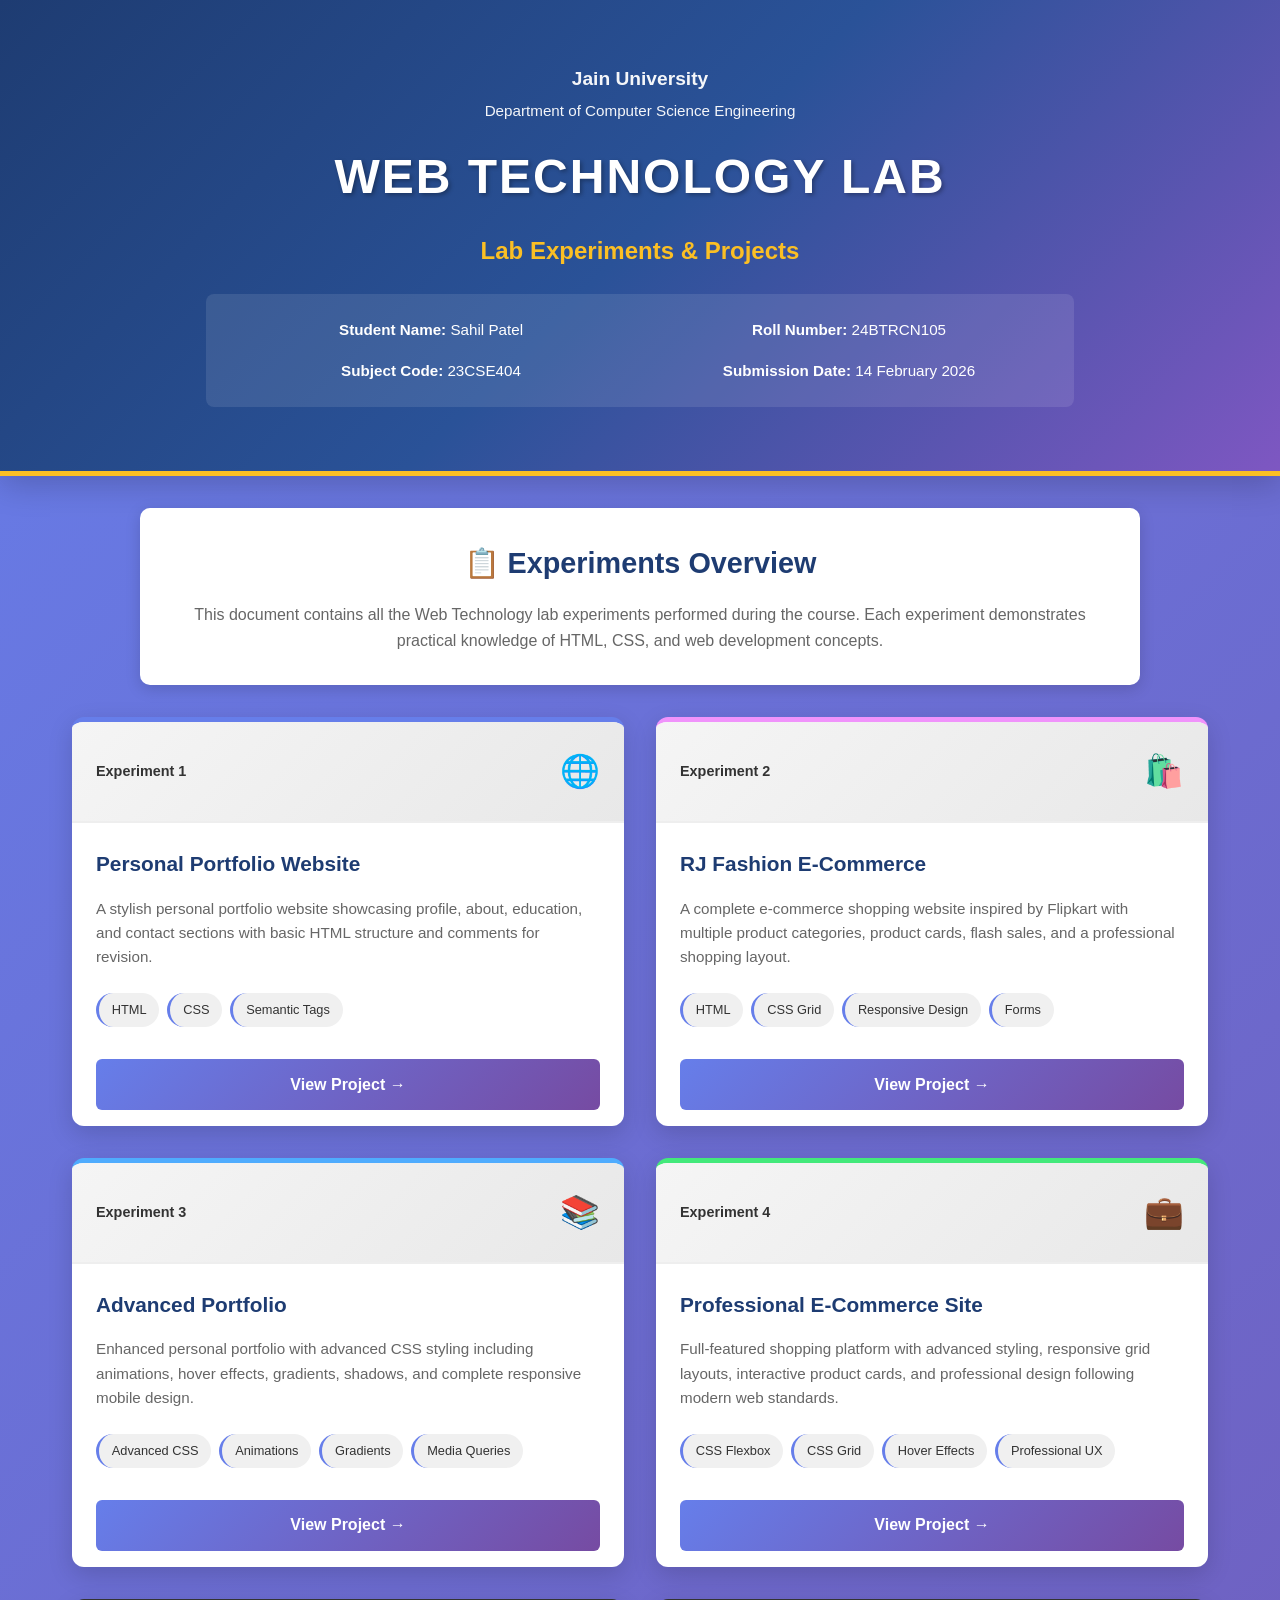
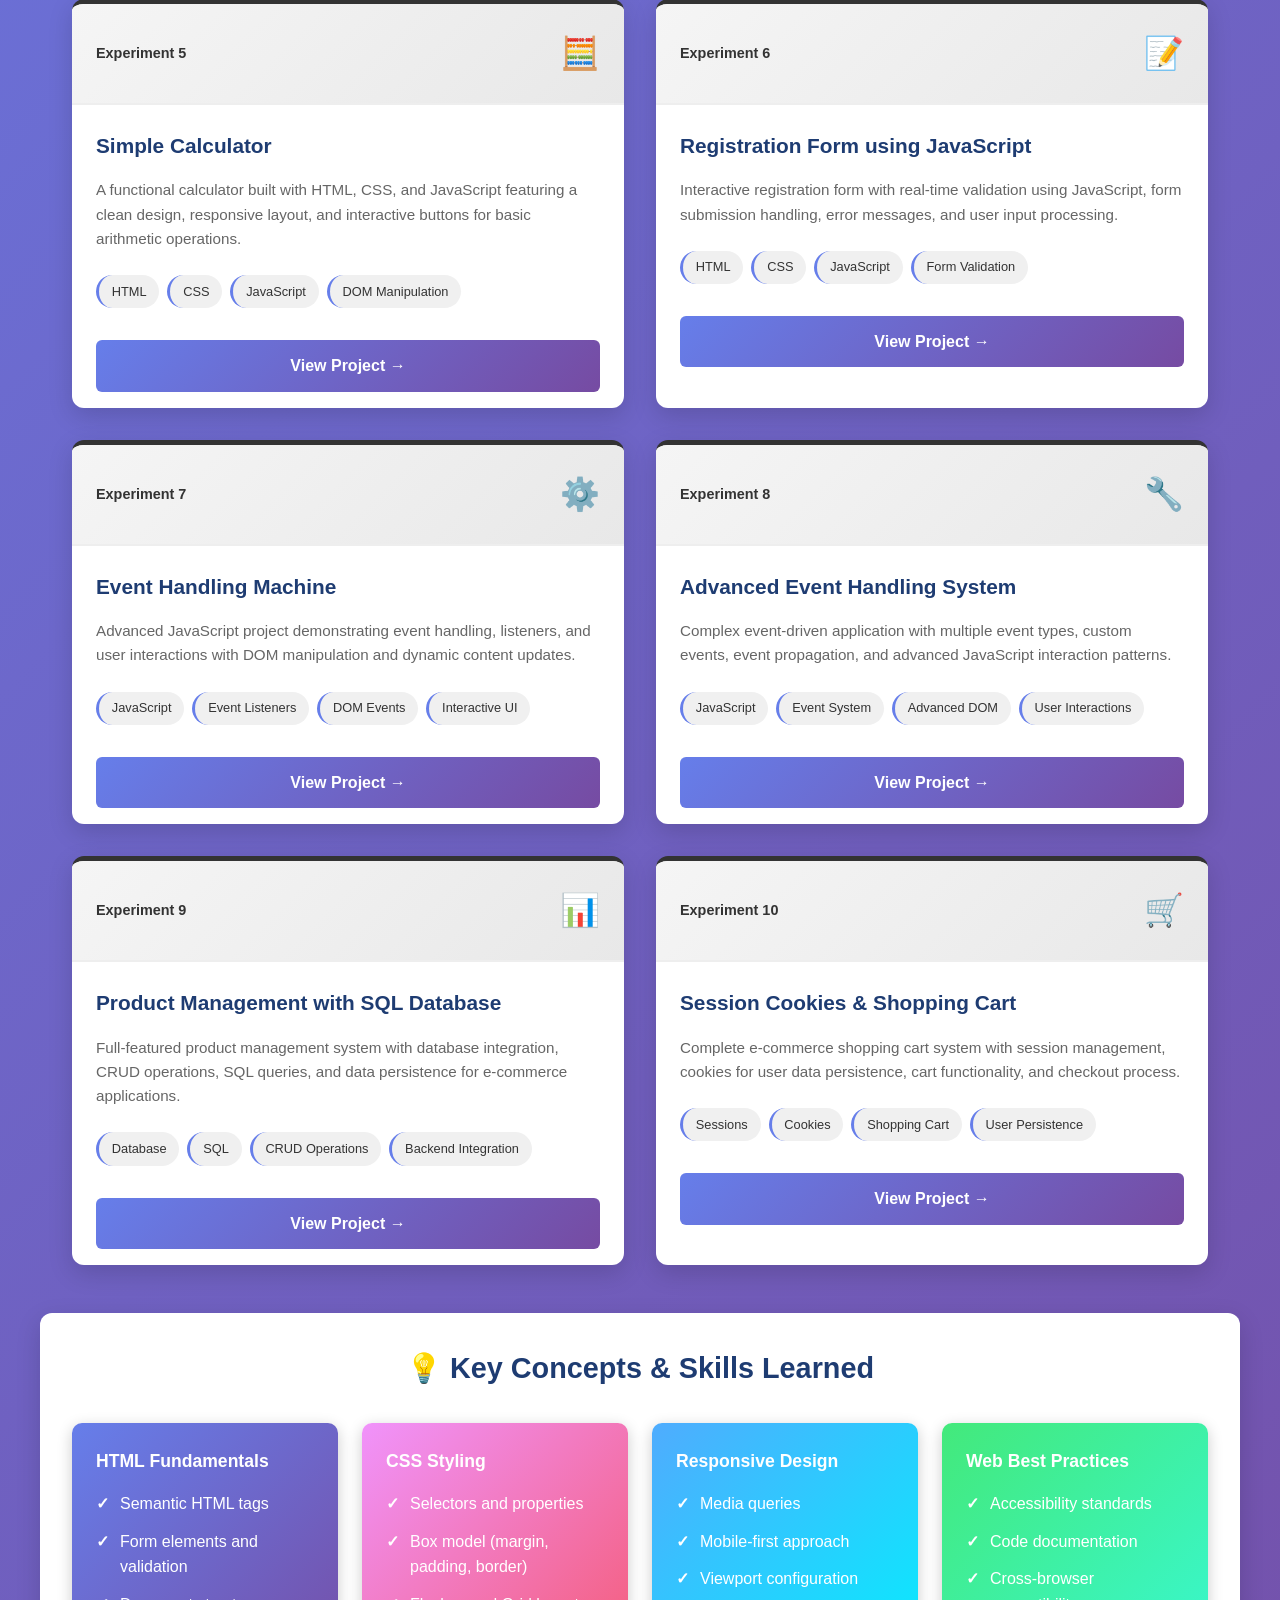
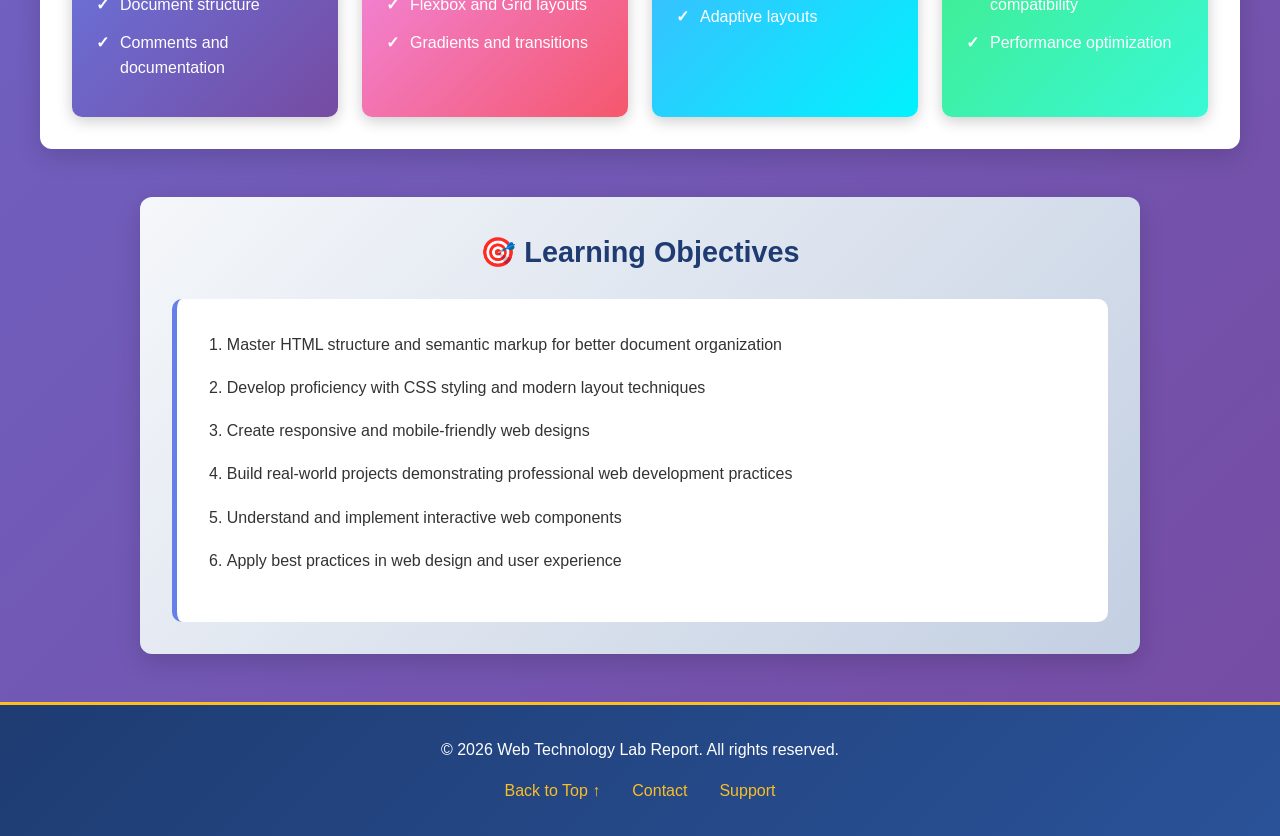
<file: index.html>
<!DOCTYPE html>
<!-- HTML5 document declaration -->
<html lang="en">
<!-- Root element with language specification -->

<head>
  <!-- Contains metadata about the document -->
  <meta charset="UTF-8">
  <!-- Defines character encoding -->
  
  <meta name="viewport" content="width=device-width, initial-scale=1.0">
  <!-- Makes website responsive on all devices -->
  
  <title>Web Technology Lab Report - Experiments</title>
  <!-- Title shown in browser tab -->
  
  <link rel="stylesheet" href="style.css">
  <!-- Links external CSS file for styling -->
</head>

<body>
  <!-- Main content of the page -->

  <!-- ====== HEADER / REPORT TITLE PAGE ====== -->
  <!-- Professional report header section -->
  <header class="report-header">
    <!-- header is semantic tag for page header -->
    <div class="header-content">
      <!-- Container for header content -->
      
      <div class="institution">
        <!-- Institution name section -->
        <h3>Jain University</h3>
        <p>Department of Computer Science Engineering</p>
      </div>

      <h1 class="report-title">WEB TECHNOLOGY LAB</h1>
      <!-- h1 is main title heading -->
      
      <h2 class="report-subtitle">Lab Experiments & Projects</h2>
      <!-- h2 is subtitle -->

      <div class="report-meta">
        <!-- Metadata about the report -->
        <p><strong>Student Name:</strong> Sahil Patel</p>
        <p><strong>Roll Number:</strong> 24BTRCN105</p>
        <p><strong>Subject Code:</strong> 23CSE404</p>
        <p><strong>Submission Date:</strong> 14 February 2026</p>
      </div>
    </div>
  </header>

  <!-- ====== TABLE OF CONTENTS ====== -->
  <!-- List of experiments -->
  <section class="toc-section">
    <!-- section is semantic tag for content grouping -->
    <h2>📋 Experiments Overview</h2>
    <!-- h2 is second level heading -->
    
    <p class="intro-text">
      This document contains all the Web Technology lab experiments performed during the course. 
      Each experiment demonstrates practical knowledge of HTML, CSS, and web development concepts.
    </p>
  </section>

  <!-- ====== EXPERIMENTS GRID ====== -->
  <!-- Colorful experiment cards -->
  <section class="experiments-section">
    <div class="experiments-grid">
      <!-- div with class for CSS styling -->

      <!-- Experiment 1 -->
      <div class="experiment-card card-1">
        <!-- div container for each experiment card with unique color -->
        
        <div class="card-header">
          <!-- Card header section -->
          <span class="exp-number">Experiment 1</span>
          <!-- span tag for inline styling -->
          <span class="exp-icon">🌐</span>
          <!-- Emoji icon for visual appeal -->
        </div>

        <h3>Personal Portfolio Website</h3>
        <!-- h3 is third level heading -->
        
        <p class="card-description">
          <!-- Paragraph describing the experiment -->
          A stylish personal portfolio website showcasing profile, about, education, 
          and contact sections with basic HTML structure and comments for revision.
        </p>

        <div class="technologies">
          <!-- Container for technologies used -->
          <span class="tech-badge">HTML</span>
          <!-- span tag for inline badge styling -->
          <span class="tech-badge">CSS</span>
          <span class="tech-badge">Semantic Tags</span>
        </div>

        <a href="index.html" class="card-btn">View Project →</a>
        <!-- a tag creates clickable link -->
      </div>

      <!-- Experiment 2 -->
      <div class="experiment-card card-2">
        <div class="card-header">
          <span class="exp-number">Experiment 2</span>
          <span class="exp-icon">🛍️</span>
        </div>

        <h3>RJ Fashion E-Commerce</h3>
        <p class="card-description">
          A complete e-commerce shopping website inspired by Flipkart with multiple product 
          categories, product cards, flash sales, and a professional shopping layout.
        </p>

        <div class="technologies">
          <span class="tech-badge">HTML</span>
          <span class="tech-badge">CSS Grid</span>
          <span class="tech-badge">Responsive Design</span>
          <span class="tech-badge">Forms</span>
        </div>

        <a href="exp2/index.html" class="card-btn">View Project →</a>
      </div>

      <!-- Experiment 3 -->
      <div class="experiment-card card-3">
        <div class="card-header">
          <span class="exp-number">Experiment 3</span>
          <span class="exp-icon">📚</span>
        </div>

        <h3>Advanced Portfolio</h3>
        <p class="card-description">
          Enhanced personal portfolio with advanced CSS styling including animations, 
          hover effects, gradients, shadows, and complete responsive mobile design.
        </p>

        <div class="technologies">
          <span class="tech-badge">Advanced CSS</span>
          <span class="tech-badge">Animations</span>
          <span class="tech-badge">Gradients</span>
          <span class="tech-badge">Media Queries</span>
        </div>

        <a href="exp3/index.html" class="card-btn">View Project →</a>
      </div>

      <!-- Experiment 4 -->
      <div class="experiment-card card-4">
        <div class="card-header">
          <span class="exp-number">Experiment 4</span>
          <span class="exp-icon">💼</span>
        </div>

        <h3>Professional E-Commerce Site</h3>
        <p class="card-description">
          Full-featured shopping platform with advanced styling, responsive grid layouts, 
          interactive product cards, and professional design following modern web standards.
        </p>

        <div class="technologies">
          <span class="tech-badge">CSS Flexbox</span>
          <span class="tech-badge">CSS Grid</span>
          <span class="tech-badge">Hover Effects</span>
          <span class="tech-badge">Professional UX</span>
        </div>

        <a href="exp4/index.html" class="card-btn">View Project →</a>
      </div>

          <!-- Experiment 5 -->
      <div class="experiment-card card-5">
        <div class="card-header">
          <span class="exp-number">Experiment 5</span>
          <span class="exp-icon">🧮</span>
       </div>

        <h3>Simple Calculator</h3>
        <p class="card-description">
          A functional calculator built with HTML, CSS, and JavaScript featuring a clean design, 
          responsive layout, and interactive buttons for basic arithmetic operations.
        </p>

        <div class="technologies">
          <span class="tech-badge">HTML</span>
          <span class="tech-badge">CSS</span>
          <span class="tech-badge">JavaScript</span>
          <span class="tech-badge">DOM Manipulation</span>
        </div>

        <a href="exp5/index.html" class="card-btn">View Project →</a>
      </div>

      <!-- Experiment 6 -->
      <div class="experiment-card card-6">
        <div class="card-header">
          <span class="exp-number">Experiment 6</span>
          <span class="exp-icon">📝</span>
        </div>

        <h3>Registration Form using JavaScript</h3>
        <p class="card-description">
          Interactive registration form with real-time validation using JavaScript, 
          form submission handling, error messages, and user input processing.
        </p>

        <div class="technologies">
          <span class="tech-badge">HTML</span>
          <span class="tech-badge">CSS</span>
          <span class="tech-badge">JavaScript</span>
          <span class="tech-badge">Form Validation</span>
        </div>

        <a href="exp6/index.html" class="card-btn">View Project →</a>
      </div>

      <!-- Experiment 7 -->
      <div class="experiment-card card-7">
        <div class="card-header">
          <span class="exp-number">Experiment 7</span>
          <span class="exp-icon">⚙️</span>
        </div>

        <h3>Event Handling Machine</h3>
        <p class="card-description">
          Advanced JavaScript project demonstrating event handling, listeners, and 
          user interactions with DOM manipulation and dynamic content updates.
        </p>

        <div class="technologies">
          <span class="tech-badge">JavaScript</span>
          <span class="tech-badge">Event Listeners</span>
          <span class="tech-badge">DOM Events</span>
          <span class="tech-badge">Interactive UI</span>
        </div>

        <a href="exp7/index.html" class="card-btn">View Project →</a>
      </div>

      <!-- Experiment 8 -->
      <div class="experiment-card card-8">
        <div class="card-header">
          <span class="exp-number">Experiment 8</span>
          <span class="exp-icon">🔧</span>
        </div>

        <h3>Advanced Event Handling System</h3>
        <p class="card-description">
          Complex event-driven application with multiple event types, custom events, 
          event propagation, and advanced JavaScript interaction patterns.
        </p>

        <div class="technologies">
          <span class="tech-badge">JavaScript</span>
          <span class="tech-badge">Event System</span>
          <span class="tech-badge">Advanced DOM</span>
          <span class="tech-badge">User Interactions</span>
        </div>

        <a href="exp8/index.html" class="card-btn">View Project →</a>
      </div>

      <!-- Experiment 9 -->
      <div class="experiment-card card-9">
        <div class="card-header">
          <span class="exp-number">Experiment 9</span>
          <span class="exp-icon">📊</span>
        </div>

        <h3>Product Management with SQL Database</h3>
        <p class="card-description">
          Full-featured product management system with database integration, CRUD operations, 
          SQL queries, and data persistence for e-commerce applications.
        </p>

        <div class="technologies">
          <span class="tech-badge">Database</span>
          <span class="tech-badge">SQL</span>
          <span class="tech-badge">CRUD Operations</span>
          <span class="tech-badge">Backend Integration</span>
        </div>

        <a href="exp9/index.html" class="card-btn">View Project →</a>
      </div>

      <!-- Experiment 10 -->
      <div class="experiment-card card-10">
        <div class="card-header">
          <span class="exp-number">Experiment 10</span>
          <span class="exp-icon">🛒</span>
        </div>

        <h3>Session Cookies & Shopping Cart</h3>
        <p class="card-description">
          Complete e-commerce shopping cart system with session management, cookies for 
          user data persistence, cart functionality, and checkout process.
        </p>

        <div class="technologies">
          <span class="tech-badge">Sessions</span>
          <span class="tech-badge">Cookies</span>
          <span class="tech-badge">Shopping Cart</span>
          <span class="tech-badge">User Persistence</span>
        </div>

        <a href="exp10/index.html" class="card-btn">View Project →</a>
      </div>
    </div>
  </section>

  <!-- ====== SKILLS LEARNED ====== -->
  <!-- Summary of skills and concepts -->
  <section class="skills-section">
    <h2>💡 Key Concepts & Skills Learned</h2>
    
    <div class="skills-grid">
      <!-- Grid layout for skills -->

      <div class="skill-box skill-1">
        <h4>HTML Fundamentals</h4>
        <!-- h4 is fourth level heading -->
        <ul>
          <!-- ul is unordered list -->
          <li>Semantic HTML tags</li>
          <!-- li is list item -->
          <li>Form elements and validation</li>
          <li>Document structure</li>
          <li>Comments and documentation</li>
        </ul>
      </div>

      <div class="skill-box skill-2">
        <h4>CSS Styling</h4>
        <ul>
          <li>Selectors and properties</li>
          <li>Box model (margin, padding, border)</li>
          <li>Flexbox and Grid layouts</li>
          <li>Gradients and transitions</li>
        </ul>
      </div>

      <div class="skill-box skill-3">
        <h4>Responsive Design</h4>
        <ul>
          <li>Media queries</li>
          <li>Mobile-first approach</li>
          <li>Viewport configuration</li>
          <li>Adaptive layouts</li>
        </ul>
      </div>

      <div class="skill-box skill-4">
        <h4>Web Best Practices</h4>
        <ul>
          <li>Accessibility standards</li>
          <li>Code documentation</li>
          <li>Cross-browser compatibility</li>
          <li>Performance optimization</li>
        </ul>
      </div>
    </div>
  </section>

  <!-- ====== OBJECTIVES ====== -->
  <!-- Learning objectives -->
  <section class="objectives-section">
    <h2>🎯 Learning Objectives</h2>
    
    <div class="objectives-list">
      <!-- Ordered list for objectives -->
      <ol>
        <!-- ol is ordered list -->
        <li>Master HTML structure and semantic markup for better document organization</li>
        <li>Develop proficiency with CSS styling and modern layout techniques</li>
        <li>Create responsive and mobile-friendly web designs</li>
        <li>Build real-world projects demonstrating professional web development practices</li>
        <li>Understand and implement interactive web components</li>
        <li>Apply best practices in web design and user experience</li>
      </ol>
    </div>
  </section>

  <!-- ====== FOOTER ====== -->
  <!-- Bottom section with info -->
  <footer>
    <!-- footer is semantic tag for page footer -->
    <div class="footer-content">
      <!-- Container for footer -->
      
      <div class="footer-info">
        <p>&copy; 2026 Web Technology Lab Report. All rights reserved.</p>
        <!-- &copy; displays copyright symbol © -->
      </div>

      <div class="footer-links">
        <!-- Container for footer links -->
        <a href="#top">Back to Top ↑</a>
        <!-- Anchor link to top -->
        <a href="#">Contact</a>
        <a href="#">Support</a>
      </div>
    </div>
  </footer>

</body>
</html>
</file>
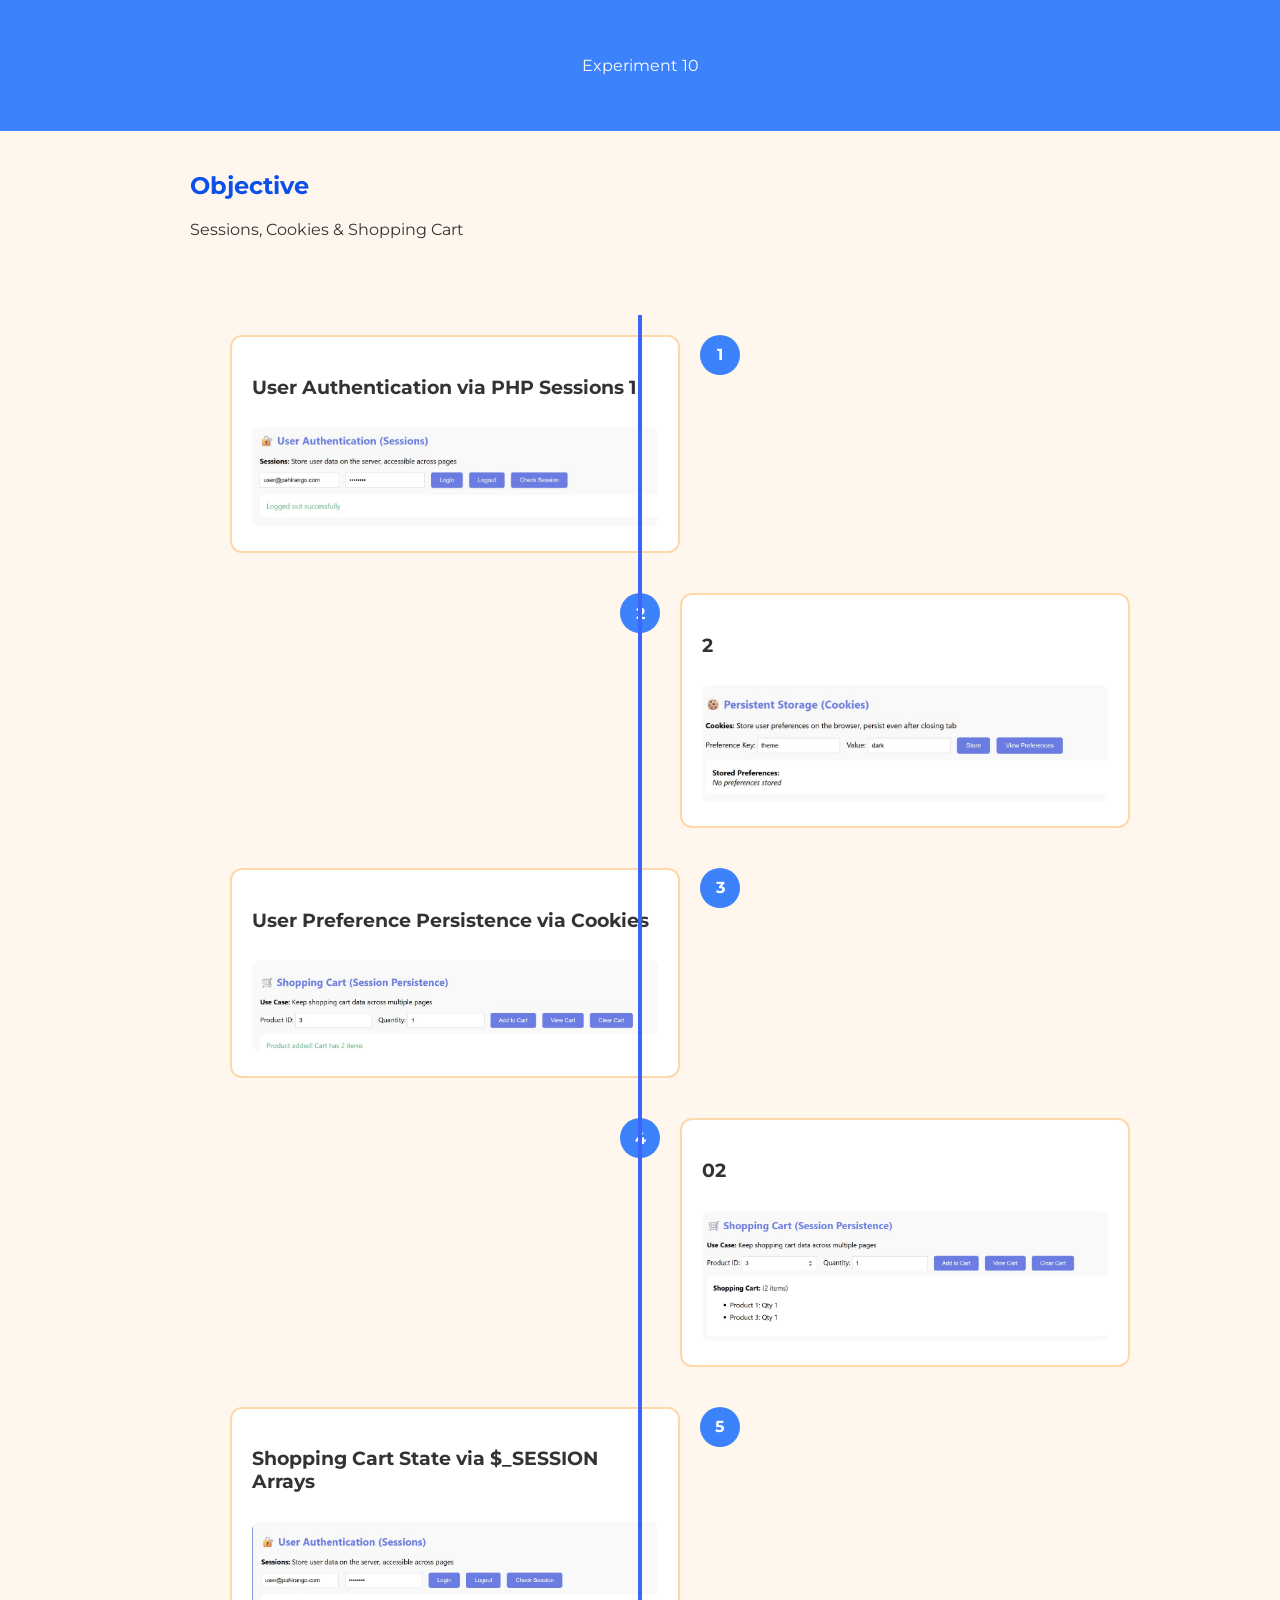
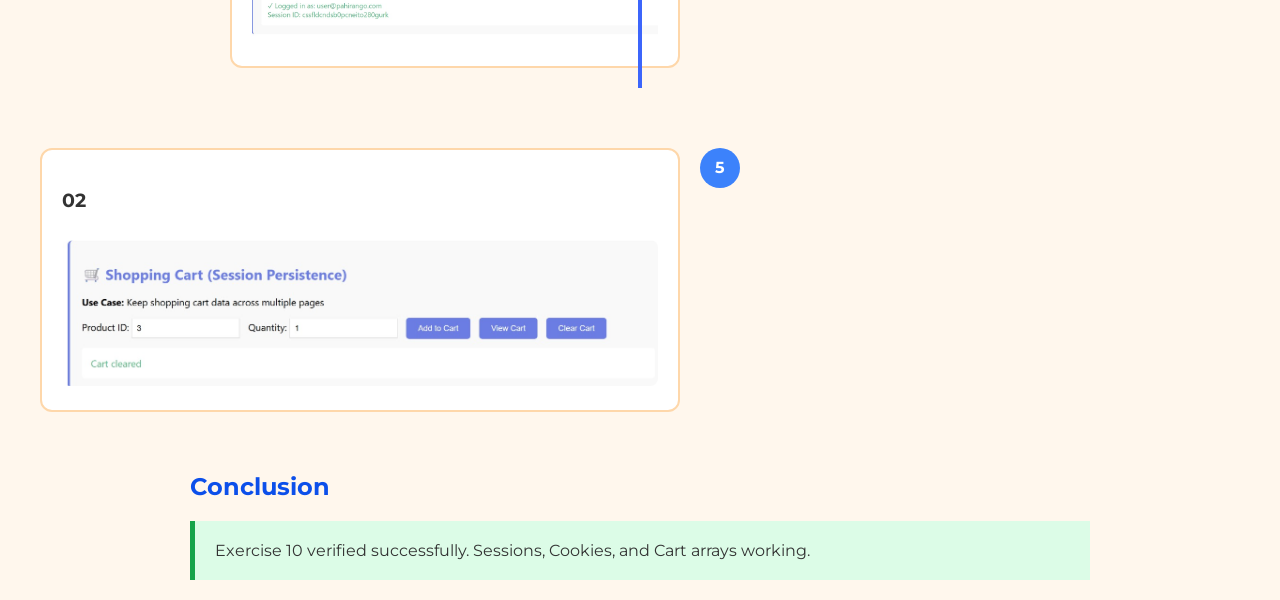
<file: exp10/index.html>
<!DOCTYPE html>
<html lang="en">
<head>
<meta charset="UTF-8">
<meta name="viewport" content="width=device-width, initial-scale=1.0">
<title>PHP Experiment</title>

<link href="https://fonts.googleapis.com/css2?family=Montserrat:wght@400;600&display=swap" rel="stylesheet">

<style>
body {
    margin: 0;
    font-family: 'Montserrat', sans-serif;
    background: #fff7ed;
    color: #333;
}

.header {
    text-align: center;
    padding: 40px 20px;
    background: #3c82fb;
    color: white;
}

.header h1 {
    margin: 0;
}

.timeline {
    position: relative;
    max-width: 900px;
    margin: 40px auto;
}


.timeline::after {
    content: '';
    position: absolute;
    width: 4px;
    background: #3c65fb;
    top: 0;
    bottom: 0;
    left: 50%;
    margin-left: -2px;
}

.container {
    padding: 20px 40px;
    position: relative;
    width: 50%;
}

.left {
    left: 0;
}

.right {
    left: 50%;
}

.content {
    background: white;
    padding: 20px;
    border-radius: 12px;
    border: 2px solid #fed7aa;
}

.container::before {
    content: attr(data-step);
    position: absolute;
    width: 40px;
    height: 40px;
    background: #3c82fb;
    color: white;
    border-radius: 50%;
    top: 20px;
    right: -20px;
    display: flex;
    align-items: center;
    justify-content: center;
    font-weight: bold;
}

.right::before {
    left: -20px;
}

img {
    width: 100%;
    border-radius: 8px;
    margin-top: 10px;
}


.section {
    max-width: 900px;
    margin: auto;
    padding: 20px;
}

.section h2 {
    color: #0c4fea;
}


.conclusion {
    background: #dcfce7;
    padding: 20px;
    border-left: 5px solid #16a34a;
}


@media screen and (max-width: 768px) {

    .timeline::after {
        left: 20px;
    }

    .container {
        width: 100%;
        padding-left: 60px;
        padding-right: 20px;
    }

    .container::before {
        left: 10px;
    }

    .right {
        left: 0;
    }
}
</style>
</head>

<body>

<div class="header">
    
    <p>Experiment 10</p>
</div>

<div class="section">
    <h2>Objective</h2>
    <p>Sessions, Cookies & Shopping Cart</p>
</div>

<div class="timeline">

    <div class="container left" data-step="1">
        <div class="content">
            <h3>User Authentication via PHP Sessions 1</h3>
            <img src="1.jpeg">
        </div>
    </div>

    <div class="container right" data-step="2">
        <div class="content">
            <h3>2  </h3>
            <img src="2.jpeg">
        </div>
    </div>

    <div class="container left" data-step="3">
        <div class="content">
            <h3>
User Preference Persistence via Cookies</h3>
            <img src="3.jpeg">
        </div>
    </div>

    <div class="container right" data-step="4">
        <div class="content">
            <h3> 02</h3>
            <img src="4.jpeg">
        </div>
    </div>

    <div class="container left" data-step="5">
        <div class="content">
            <h3>
Shopping Cart State via $_SESSION Arrays</h3>
            <img src="5.jpeg">
        </div>
    </div>

</div>
  <div class="container left" data-step="5">
        <div class="content">
            <h3>02</h3>
            <img src="6.jpeg">
        </div>
    </div>


<div class="section">
    <h2>Conclusion</h2>
    <div class="conclusion">
      Exercise 10 verified successfully. Sessions, Cookies, and Cart arrays working.
    </div>
</div>

</body>
</html>
</file>
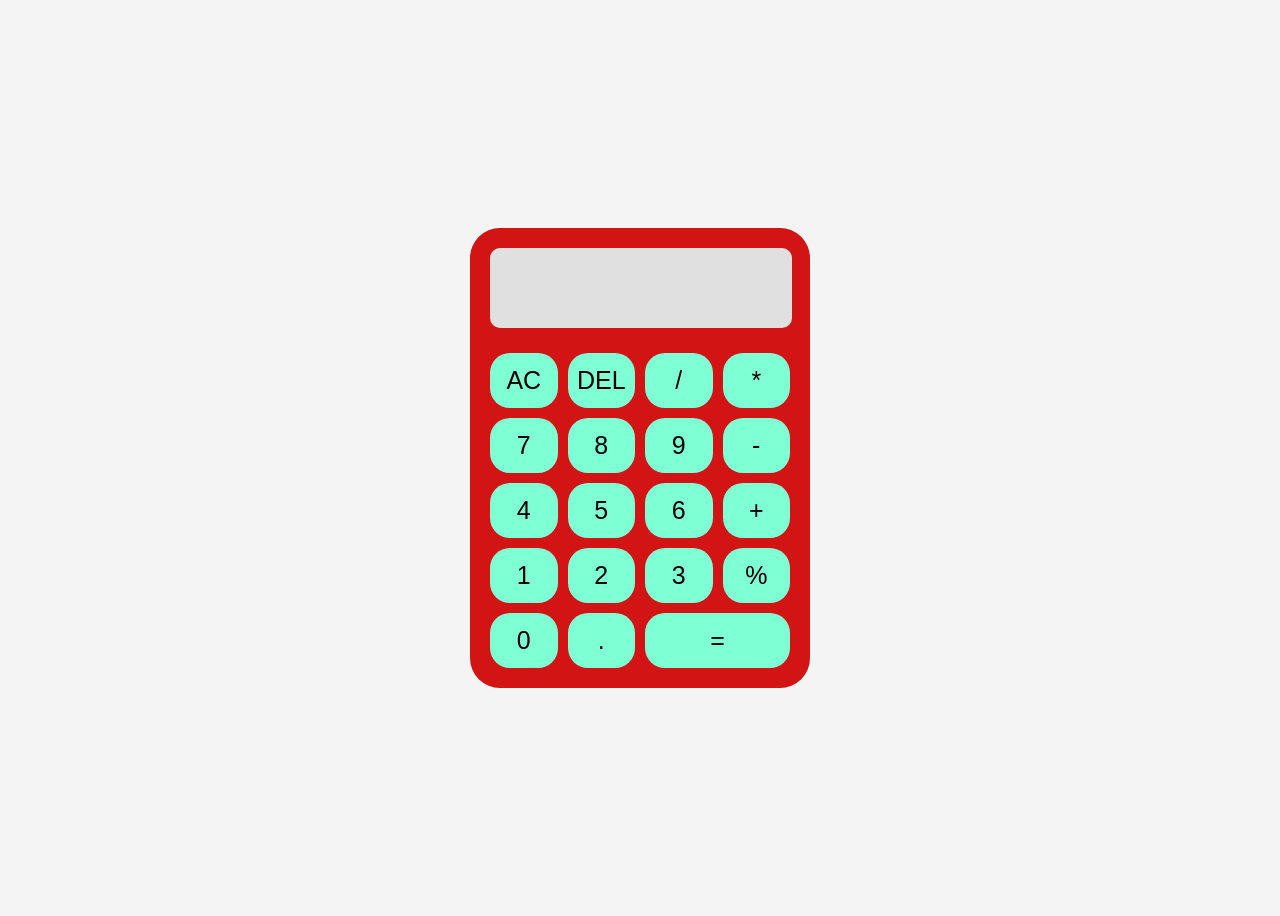
<file: exp5/index.html>
<!DOCTYPE html>
<html>
<head>
    <title>Simple Calculator</title>
    <link rel="stylesheet" href="style.css">
</head>
<body>

<div class="calculator">
    <input type="text" id="display" disabled>

    <div class="buttons">
        <button onclick="clearDisplay()">AC</button>
        <button onclick="deleteLast()">DEL</button>
        <button onclick="appendValue('/')">/</button>
        <button onclick="appendValue('*')">*</button>

        <button onclick="appendValue('7')">7</button>
        <button onclick="appendValue('8')">8</button>
        <button onclick="appendValue('9')">9</button>
        <button onclick="appendValue('-')">-</button>

        <button onclick="appendValue('4')">4</button>
        <button onclick="appendValue('5')">5</button>
        <button onclick="appendValue('6')">6</button>
        <button onclick="appendValue('+')">+</button>

        <button onclick="appendValue('1')">1</button>
        <button onclick="appendValue('2')">2</button>
        <button onclick="appendValue('3')">3</button>
        <button onclick="appendValue('%')" class="percent">%</button>
       

        <button onclick="appendValue('0')" class="zero">0</button>
        <button onclick="appendValue('.')">.</button>
         <button onclick="calculate()" class="equal">=</button>
    </div>
</div>

<script src="script.js"></script>
</body>
</html>
</file>
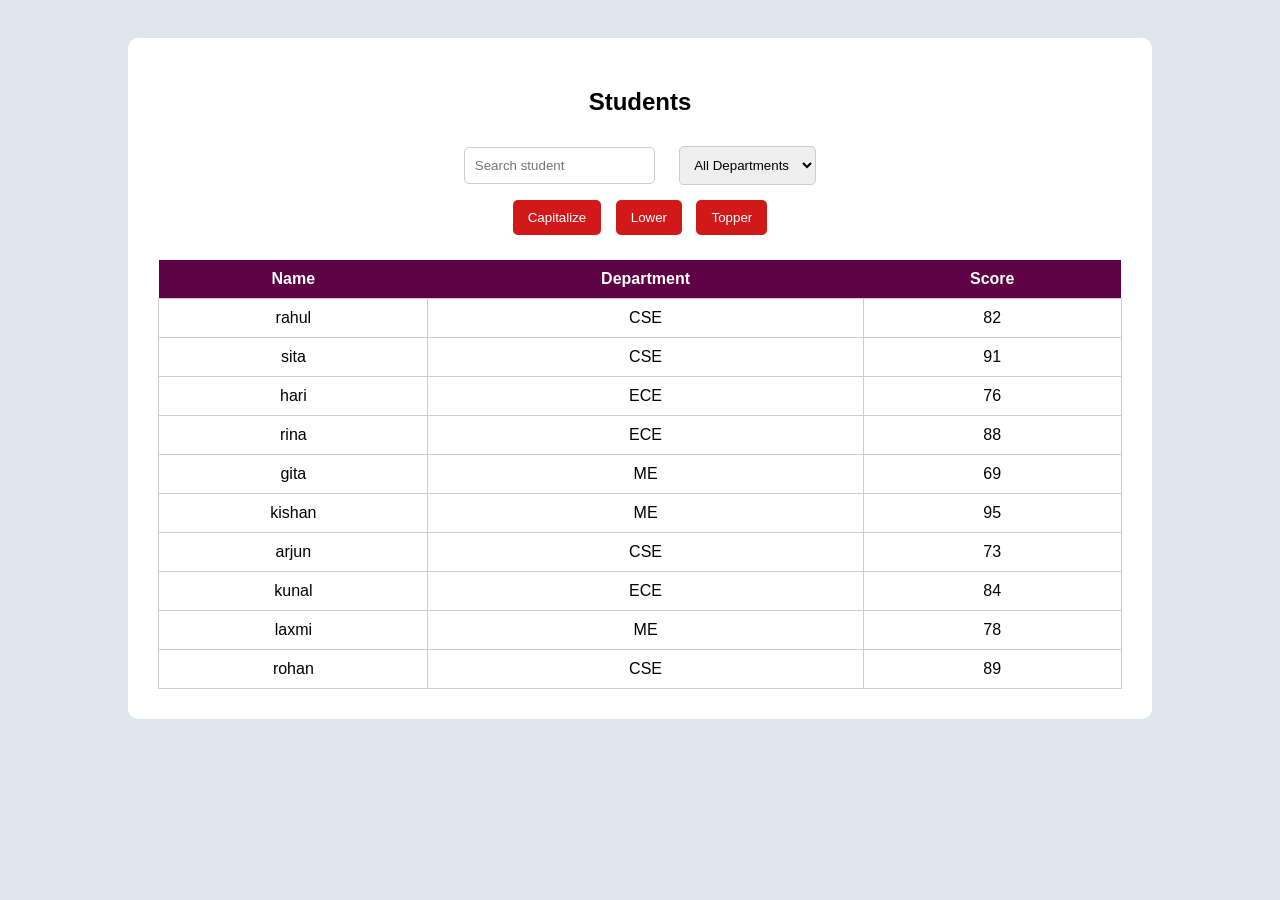
<file: exp7/index.html>
<!DOCTYPE html>
<html>

<head>
    <title>Contact - My Portfolio</title>
    <link rel="stylesheet" href="style.css">
    <link rel="data" href="data.js">
</head>

<body>
    <body>

<div class="container">

<h2>Students</h2>

<input type="text" id="search" placeholder="Search student">
<select id="dept">
<option>All Departments</option>
<option>CSE</option>
<option>ECE</option>
<option>ME</option>
</select>

<br>

<button onclick="capitalize()">Capitalize</button>
<button onclick="lower()">Lower</button>
<button onclick="topper()">Topper</button>

<table id="table">

<tr>
<th>Name</th>
<th>Department</th>
<th>Score</th>
</tr>

</table>

</div>

 



<script src="data.js"></script>





</body>
</html>
</file>
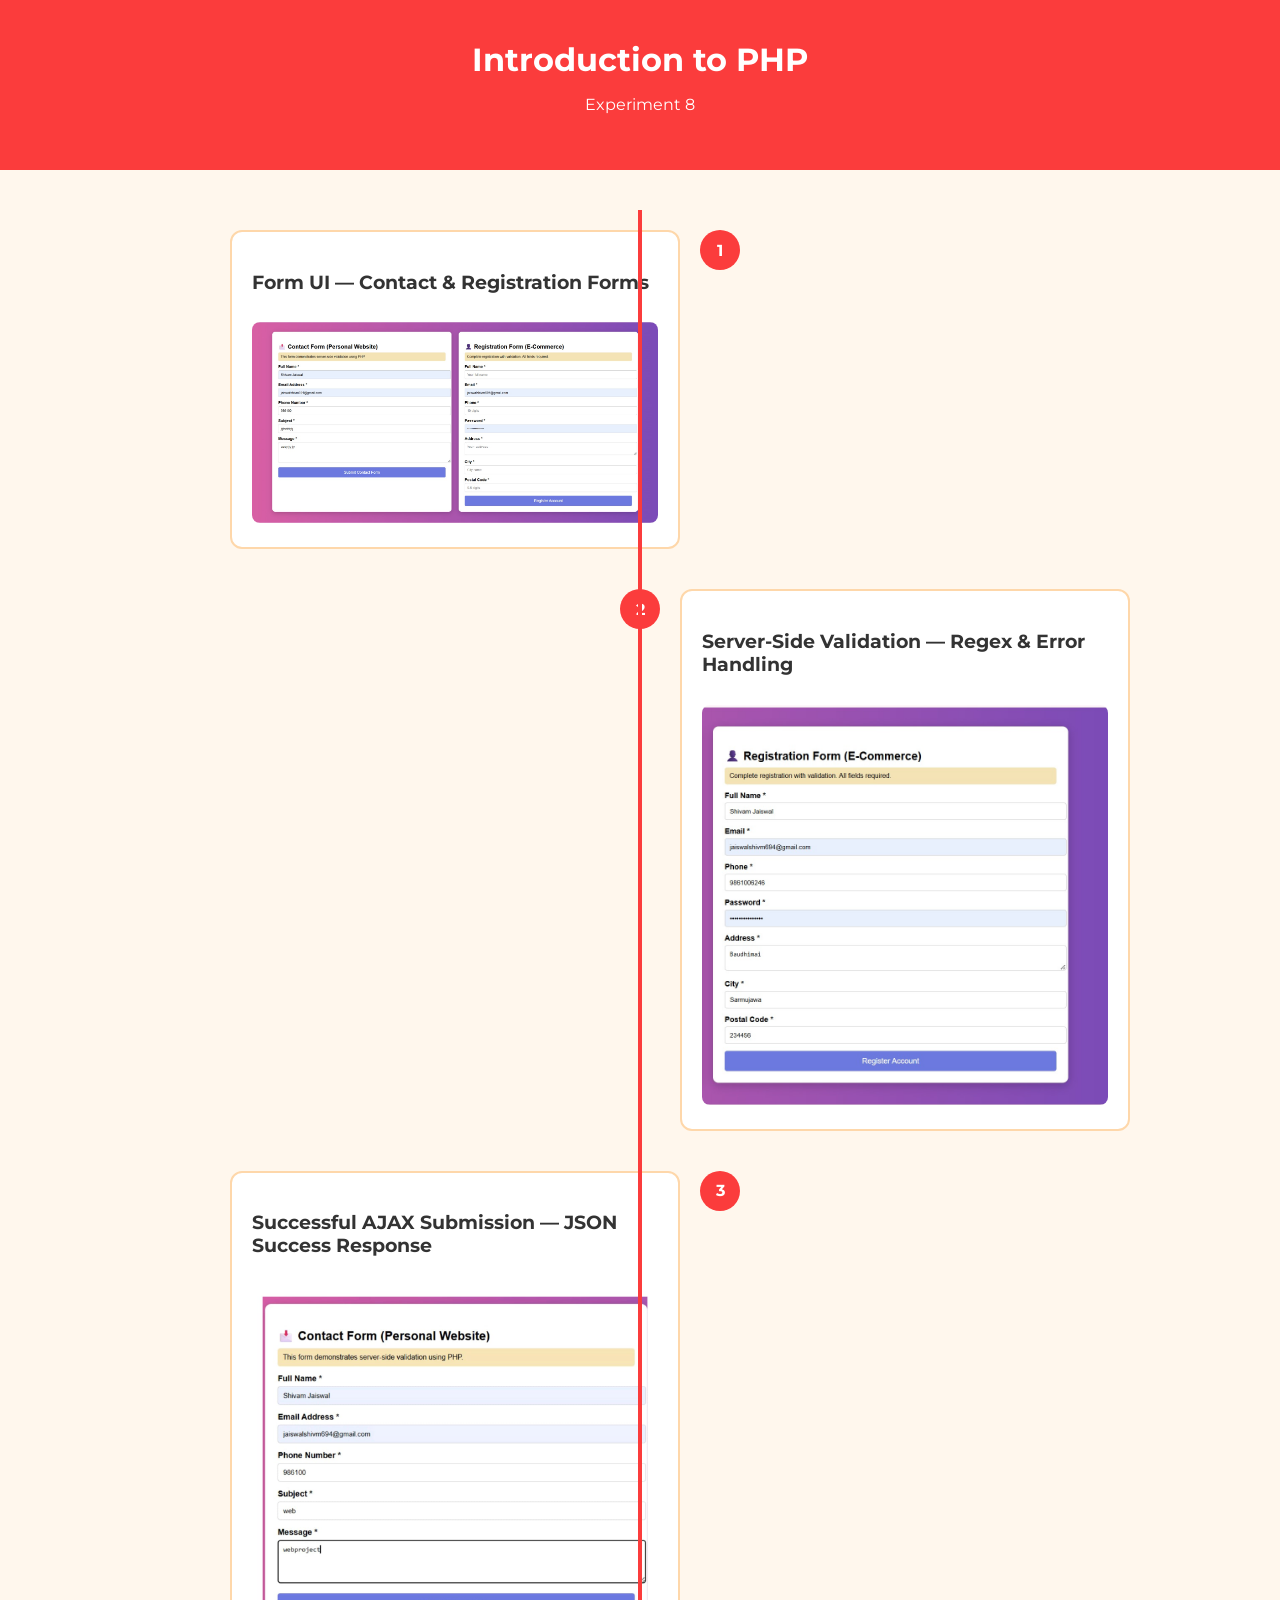
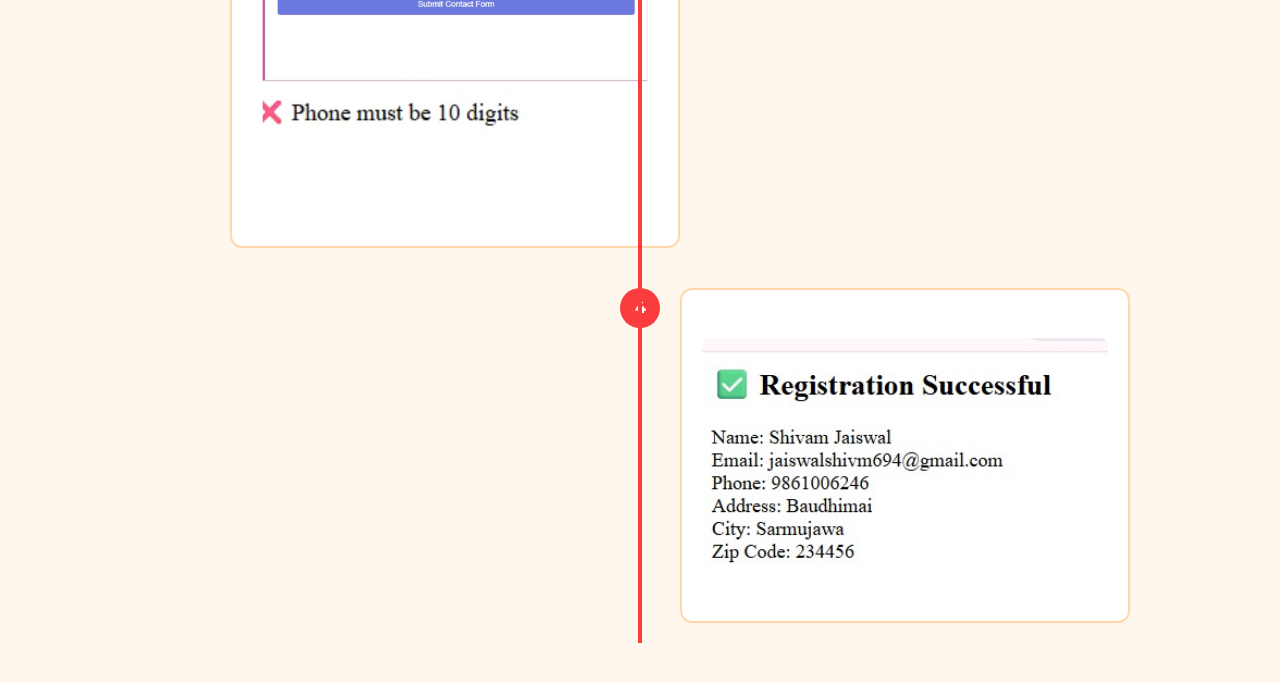
<file: exp8/index.html>
<!DOCTYPE html>
<html lang="en">
<head>
<meta charset="UTF-8">
<meta name="viewport" content="width=device-width, initial-scale=1.0">
<title>PHP Experiment</title>

<link href="https://fonts.googleapis.com/css2?family=Montserrat:wght@400;600&display=swap" rel="stylesheet">

<style>
body {
    margin: 0;
    font-family: 'Montserrat', sans-serif;
    background: #fff7ed;
    color: #333;
}

.header {
    text-align: center;
    padding: 40px 20px;
    background: #fb3c3c;
    color: white;
}

.header h1 {
    margin: 0;
}

.timeline {
    position: relative;
    max-width: 900px;
    margin: 40px auto;
}


.timeline::after {
    content: '';
    position: absolute;
    width: 4px;
    background: #fb3c3c;
    top: 0;
    bottom: 0;
    left: 50%;
    margin-left: -2px;
}

.container {
    padding: 20px 40px;
    position: relative;
    width: 50%;
}

.left {
    left: 0;
}

.right {
    left: 50%;
}

.content {
    background: white;
    padding: 20px;
    border-radius: 12px;
    border: 2px solid #fed7aa;
}

.container::before {
    content: attr(data-step);
    position: absolute;
    width: 40px;
    height: 40px;
    background: #fb3c3c;
    color: white;
    border-radius: 50%;
    top: 20px;
    right: -20px;
    display: flex;
    align-items: center;
    justify-content: center;
    font-weight: bold;
}

.right::before {
    left: -20px;
}

img {
    width: 100%;
    border-radius: 8px;
    margin-top: 10px;
}


.section {
    max-width: 900px;
    margin: auto;
    padding: 20px;
}

.section h2 {
    color: #ea580c;
}


.conclusion {
    background: #dcfce7;
    padding: 20px;
    border-left: 5px solid #16a34a;
}


@media screen and (max-width: 768px) {

    .timeline::after {
        left: 20px;
    }

    .container {
        width: 100%;
        padding-left: 60px;
        padding-right: 20px;
    }

    .container::before {
        left: 10px;
    }

    .right {
        left: 0;
    }
}
</style>
</head>

<body>

<div class="header">
    <h1>Introduction to PHP</h1>
    <p>Experiment 8</p>
</div>


<div class="timeline">

    <div class="container left" data-step="1">
        <div class="content">
            <h3>Form UI — Contact & Registration Forms</h3>
            <img src="4.jpeg">
        </div>
    </div>

    <div class="container right" data-step="2">
        <div class="content">
            <h3>Server-Side Validation — Regex & Error Handling</h3>
            <img src="2.jpeg">
        </div>
    </div>

    <div class="container left" data-step="3">
        <div class="content">
            <h3>Successful AJAX Submission — JSON Success Response</h3>
            <img src="1.jpeg">
        </div>
    </div>

    <div class="container right" data-step="4">
        <div class="content">
            <h3></h3>
            <img src="3.jpeg">
        </div>
    </div>



</div>

</body>
</html>
</file>
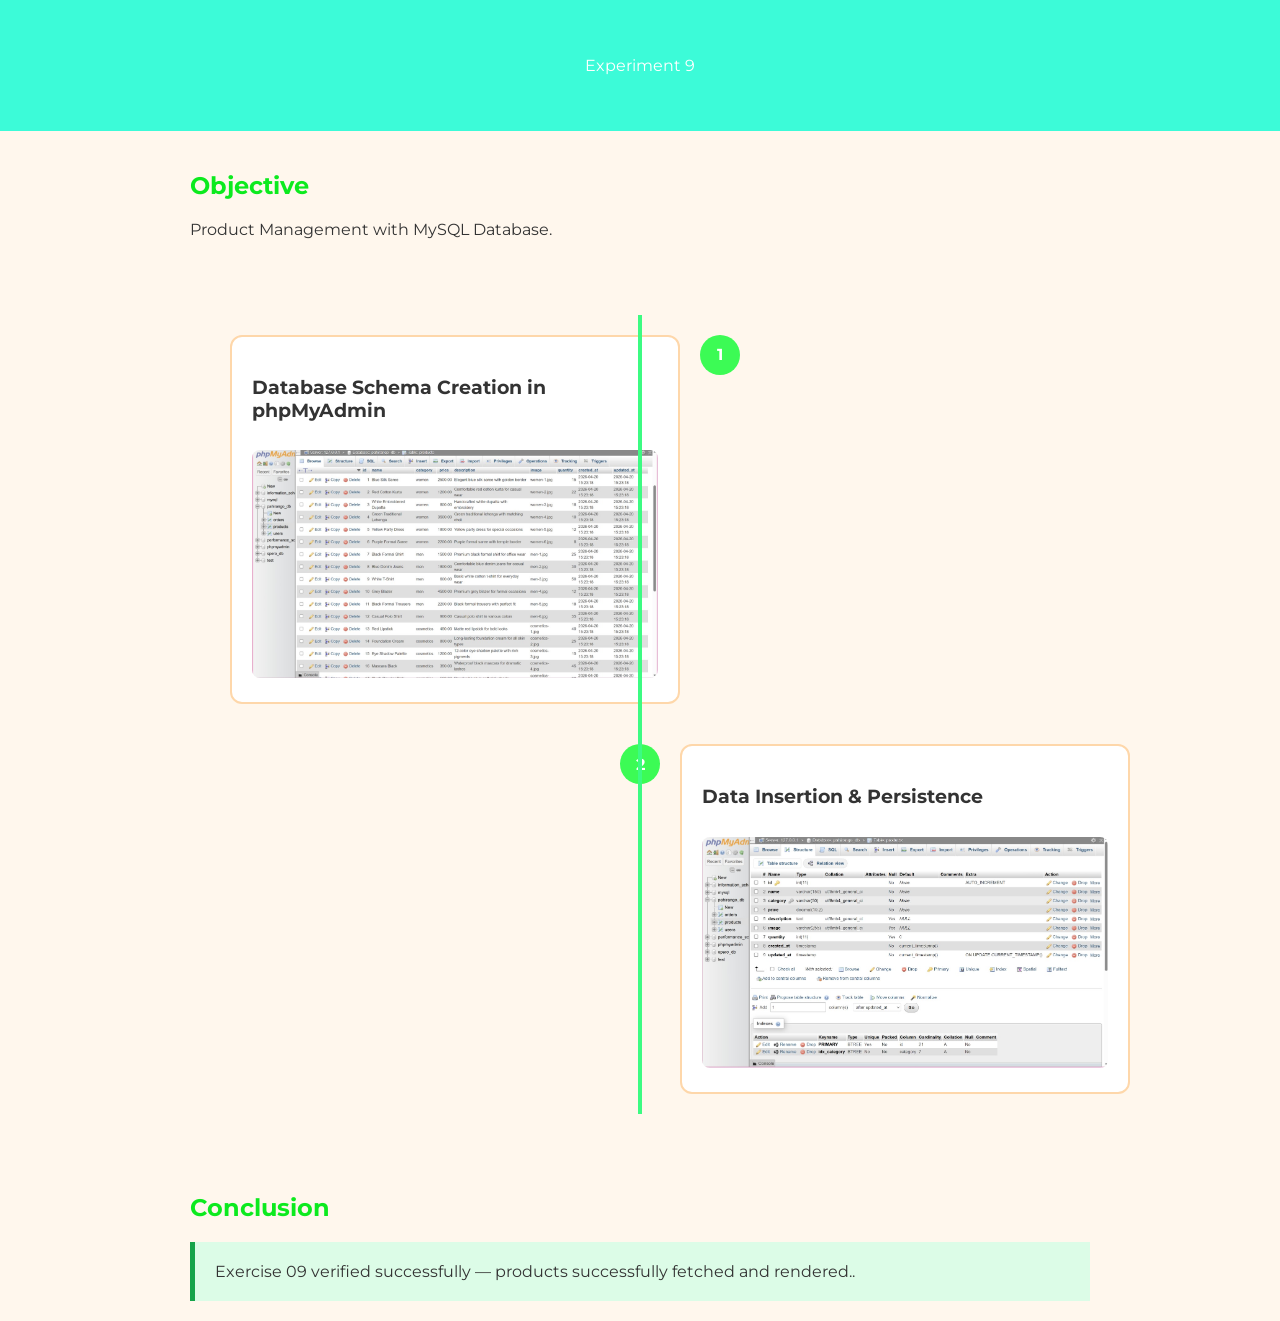
<file: exp9/index.html>
<!DOCTYPE html>
<html lang="en">
<head>
<meta charset="UTF-8">
<meta name="viewport" content="width=device-width, initial-scale=1.0">
<title>PHP Experiment</title>

<link href="https://fonts.googleapis.com/css2?family=Montserrat:wght@400;600&display=swap" rel="stylesheet">

<style>
body {
    margin: 0;
    font-family: 'Montserrat', sans-serif;
    background: #fff7ed;
    color: #333;
}

.header {
    text-align: center;
    padding: 40px 20px;
    background: #3cfbd8;
    color: white;
}

.header h1 {
    margin: 0;
}

.timeline {
    position: relative;
    max-width: 900px;
    margin: 40px auto;
}


.timeline::after {
    content: '';
    position: absolute;
    width: 4px;
    background: #3cfb82;
    top: 0;
    bottom: 0;
    left: 50%;
    margin-left: -2px;
}

.container {
    padding: 20px 40px;
    position: relative;
    width: 50%;
}

.left {
    left: 0;
}

.right {
    left: 50%;
}

.content {
    background: white;
    padding: 20px;
    border-radius: 12px;
    border: 2px solid #fed7aa;
}

.container::before {
    content: attr(data-step);
    position: absolute;
    width: 40px;
    height: 40px;
    background: #3cfb55;
    color: white;
    border-radius: 50%;
    top: 20px;
    right: -20px;
    display: flex;
    align-items: center;
    justify-content: center;
    font-weight: bold;
}

.right::before {
    left: -20px;
}

img {
    width: 100%;
    border-radius: 8px;
    margin-top: 10px;
}


.section {
    max-width: 900px;
    margin: auto;
    padding: 20px;
}

.section h2 {
    color: #0cea1e;
}


.conclusion {
    background: #dcfce7;
    padding: 20px;
    border-left: 5px solid #16a34a;
}


@media screen and (max-width: 768px) {

    .timeline::after {
        left: 20px;
    }

    .container {
        width: 100%;
        padding-left: 60px;
        padding-right: 20px;
    }

    .container::before {
        left: 10px;
    }

    .right {
        left: 0;
    }
}
</style>
</head>

<body>

<div class="header">

    <p>Experiment 9</p>
</div>

<div class="section">
    <h2>Objective</h2>
    <p>Product Management with MySQL Database.</p>
</div>

<div class="timeline">

    <div class="container left" data-step="1">
        <div class="content">
            <h3>Database Schema Creation in phpMyAdmin</h3>
            <img src="1.jpeg">
        </div>
    </div>

    <div class="container right" data-step="2">
        <div class="content">
            <h3>Data Insertion & Persistence</h3>
            <img src="2.jpeg">
        </div>
    </div>

    


</div>

<div class="section">
    <h2>Conclusion</h2>
    <div class="conclusion">
        Exercise 09 verified successfully — products successfully fetched and rendered..
    </div>
</div>

</body>
</html>
</file>
<file: style.css>
/* ====== GENERAL STYLING ====== */
* {
  /* selector * targets all elements */
  margin: 0;
  /* removes default margin */
  padding: 0;
  /* removes default padding */
  box-sizing: border-box;
  /* includes padding and border in width/height */
}

body {
  /* body selector styles entire page */
  font-family: 'Segoe UI', Tahoma, Geneva, Verdana, sans-serif;
  /* font-family sets typeface */
  background: linear-gradient(135deg, #667eea 0%, #764ba2 100%);
  /* gradient background for visual appeal */
  color: #333;
  /* sets text color */
  line-height: 1.6;
  /* line-height controls space between lines */
}

/* ====== HEADER / TITLE PAGE ====== */
.report-header {
  /* header section styling */
  background: linear-gradient(135deg, #1e3c72 0%, #2a5298 50%, #7e57c2 100%);
  /* multi-color gradient */
  color: white;
  padding: 3rem 2rem;
  text-align: center;
  /* text-align: center centers all content */
  box-shadow: 0 8px 32px rgba(0, 0, 0, 0.2);
  /* box-shadow adds depth effect */
  border-bottom: 5px solid #fbbf24;
  /* border-bottom adds colored line */
  margin-bottom: 2rem;
}

.header-content {
  max-width: 900px;
  margin: 0 auto;
  padding: 1rem;
}

.institution {
  /* institution section */
  font-size: 0.95rem;
  opacity: 0.95;
  /* opacity makes text slightly transparent */
  margin-bottom: 1rem;
}

.institution h3 {
  font-size: 1.2rem;
  margin-bottom: 0.25rem;
}

.report-title {
  /* main report title */
  font-size: 3rem;
  font-weight: bold;
  margin: 1rem 0;
  text-shadow: 2px 2px 4px rgba(0, 0, 0, 0.3);
  /* text-shadow adds shadow behind text */
  letter-spacing: 2px;
  /* letter-spacing controls space between letters */
}

.report-subtitle {
  /* subtitle */
  font-size: 1.5rem;
  margin-bottom: 1.5rem;
  color: #fbbf24;
  /* golden color */
}

.report-meta {
  /* metadata section */
  background-color: rgba(255, 255, 255, 0.1);
  /* transparent white background */
  padding: 1.5rem;
  border-radius: 8px;
  /* border-radius creates rounded corners */
  margin-top: 1.5rem;
  display: grid;
  grid-template-columns: repeat(2, 1fr);
  /* grid-template-columns: repeat(2, 1fr) creates 2 columns */
  gap: 1rem;
}

.report-meta p {
  font-size: 0.95rem;
}

/* ====== TABLE OF CONTENTS SECTION ====== */
.toc-section {
  /* table of contents section */
  max-width: 1000px;
  margin: 2rem auto;
  padding: 2rem;
  background-color: white;
  border-radius: 10px;
  box-shadow: 0 4px 15px rgba(0, 0, 0, 0.15);
  text-align: center;
}

.toc-section h2 {
  color: #1e3c72;
  margin-bottom: 1rem;
  font-size: 1.8rem;
}

.intro-text {
  color: #666;
  font-size: 1rem;
}

/* ====== EXPERIMENTS SECTION ====== */
.experiments-section {
  /* main experiments section */
  max-width: 1200px;
  margin: 2rem auto;
  padding: 0 2rem;
}

.experiments-grid {
  /* grid layout for experiment cards */
  display: grid;
  /* display: grid creates multi-column layout */
  grid-template-columns: repeat(2, 1fr);
  /* repeat(2, 1fr) creates 2 equal columns */
  gap: 2rem;
  margin-bottom: 2rem;
}

.experiment-card {
  /* individual experiment card */
  background-color: white;
  border-radius: 12px;
  overflow: hidden;
  /* overflow: hidden hides content outside borders */
  box-shadow: 0 8px 25px rgba(0, 0, 0, 0.15);
  transition: 0.4s;
  /* transition creates smooth animation */
  transform: translateY(0);
  /* transform: translateY moves element */
  border-top: 5px solid #333;
  /* top colored border */
}

.experiment-card:hover {
  /* :hover pseudo-class triggers on mouse hover */
  transform: translateY(-10px);
  /* moves up on hover */
  box-shadow: 0 12px 35px rgba(0, 0, 0, 0.25);
}

/* Color variations for each card */
.card-1 {
  border-top-color: #667eea;
  /* blue */
}

.card-2 {
  border-top-color: #f093fb;
  /* pink/magenta */
}

.card-3 {
  border-top-color: #4facfe;
  /* cyan/light blue */
}

.card-4 {
  border-top-color: #43e97b;
  /* green */
}

.card-header {
  /* header of experiment card */
  display: flex;
  justify-content: space-between;
  /* justify-content: space-between distributes items */
  align-items: center;
  padding: 1.5rem;
  background: linear-gradient(135deg, #f5f5f5 0%, #e8e8e8 100%);
  /* light gradient background */
  border-bottom: 2px solid #eee;
}

.exp-number {
  /* experiment number badge */
  font-weight: bold;
  color: #333;
  font-size: 0.9rem;
}

.exp-icon {
  /* emoji icon */
  font-size: 2rem;
  /* font-size sets element size */
}

.experiment-card h3 {
  padding: 1.5rem 1.5rem 0.5rem;
  color: #1e3c72;
  font-size: 1.3rem;
}

.card-description {
  /* description text */
  padding: 0 1.5rem;
  color: #666;
  font-size: 0.95rem;
  margin: 0.5rem 0;
}

.technologies {
  /* technologies container */
  padding: 1rem 1.5rem;
  display: flex;
  gap: 0.5rem;
  flex-wrap: wrap;
  /* flex-wrap: wrap allows items to wrap to next line */
}

.tech-badge {
  /* technology badge */
  display: inline-block;
  background-color: #f0f0f0;
  color: #333;
  padding: 0.4rem 0.8rem;
  border-radius: 20px;
  /* border-radius: 20px creates pill shape */
  font-size: 0.8rem;
  border-left: 3px solid #667eea;
  /* border-left adds colored left border */
}

.card-btn {
  /* call-to-action button */
  display: block;
  margin: 1rem 1.5rem;
  padding: 0.8rem 1.5rem;
  background: linear-gradient(135deg, #667eea 0%, #764ba2 100%);
  color: white;
  text-decoration: none;
  /* text-decoration: none removes underline */
  border-radius: 6px;
  text-align: center;
  font-weight: bold;
  transition: 0.3s;
  cursor: pointer;
  /* cursor: pointer changes cursor on hover */
}

.card-btn:hover {
  background: linear-gradient(135deg, #764ba2 0%, #667eea 100%);
  /* reversed gradient on hover */
  transform: scale(1.02);
  /* transform: scale enlarges element */
}

/* ====== SKILLS SECTION ====== */
.skills-section {
  /* skills section */
  max-width: 1200px;
  margin: 3rem auto;
  padding: 2rem;
  background-color: white;
  border-radius: 12px;
  box-shadow: 0 8px 25px rgba(0, 0, 0, 0.15);
}

.skills-section h2 {
  text-align: center;
  color: #1e3c72;
  margin-bottom: 2rem;
  font-size: 1.8rem;
}

.skills-grid {
  /* grid for skill boxes */
  display: grid;
  grid-template-columns: repeat(4, 1fr);
  /* 4 equal columns */
  gap: 1.5rem;
}

.skill-box {
  /* individual skill box */
  padding: 1.5rem;
  border-radius: 10px;
  color: white;
  box-shadow: 0 4px 15px rgba(0, 0, 0, 0.2);
}

.skill-1 {
  background: linear-gradient(135deg, #667eea 0%, #764ba2 100%);
}

.skill-2 {
  background: linear-gradient(135deg, #f093fb 0%, #f5576c 100%);
}

.skill-3 {
  background: linear-gradient(135deg, #4facfe 0%, #00f2fe 100%);
}

.skill-4 {
  background: linear-gradient(135deg, #43e97b 0%, #38f9d7 100%);
}

.skill-box h4 {
  /* heading in skill box */
  margin-bottom: 1rem;
  font-size: 1.1rem;
}

.skill-box ul {
  /* list styling */
  list-style: none;
  /* list-style: none removes bullet points */
}

.skill-box li {
  /* list item */
  margin-bottom: 0.75rem;
  padding-left: 1.5rem;
  position: relative;
  /* position: relative for positioning children */
}

.skill-box li:before {
  /* :before pseudo-element adds content before element */
  content: '✓';
  /* content property adds text/symbols */
  position: absolute;
  left: 0;
  font-weight: bold;
}

/* ====== OBJECTIVES SECTION ====== */
.objectives-section {
  /* objectives section */
  max-width: 1000px;
  margin: 3rem auto;
  padding: 2rem;
  background: linear-gradient(135deg, #f5f7fa 0%, #c3cfe2 100%);
  border-radius: 12px;
  box-shadow: 0 8px 25px rgba(0, 0, 0, 0.15);
}

.objectives-section h2 {
  text-align: center;
  color: #1e3c72;
  margin-bottom: 1.5rem;
  font-size: 1.8rem;
}

.objectives-list {
  background-color: white;
  padding: 2rem;
  border-radius: 10px;
  border-left: 5px solid #667eea;
}

.objectives-list ol {
  /* ordered list styling */
  list-style-position: inside;
  /* list-style-position: inside keeps numbers inside */
}

.objectives-list li {
  margin-bottom: 1rem;
  line-height: 1.7;
  color: #333;
}

/* ====== FOOTER ====== */
footer {
  /* footer styling */
  background: linear-gradient(135deg, #1e3c72 0%, #2a5298 100%);
  color: white;
  padding: 2rem;
  margin-top: 3rem;
  text-align: center;
  border-top: 3px solid #fbbf24;
}

.footer-content {
  max-width: 1000px;
  margin: 0 auto;
}

.footer-info {
  margin-bottom: 1rem;
}

.footer-links {
  display: flex;
  justify-content: center;
  gap: 2rem;
}

.footer-links a {
  color: #fbbf24;
  text-decoration: none;
  transition: 0.3s;
}

.footer-links a:hover {
  color: white;
  text-decoration: underline;
}

/* ====== RESPONSIVE DESIGN ====== */
/* Media query for tablets */
@media (max-width: 768px) {
  .report-title {
    font-size: 2rem;
  }

  .report-meta {
    grid-template-columns: 1fr;
  }

  .experiments-grid {
    grid-template-columns: 1fr;
    /* single column on tablet */
  }

  .skills-grid {
    grid-template-columns: repeat(2, 1fr);
    /* 2 columns on tablet */
  }

  .footer-links {
    flex-direction: column;
    gap: 1rem;
  }
}

/* Media query for mobile phones */
@media (max-width: 480px) {
  .report-header {
    padding: 2rem 1rem;
  }

  .report-title {
    font-size: 1.5rem;
  }

  .report-subtitle {
    font-size: 1.1rem;
  }

  .experiments-grid {
    gap: 1rem;
  }

  .skills-grid {
    grid-template-columns: 1fr;
    /* single column on mobile */
  }

  .card-header {
    flex-direction: column;
    text-align: center;
    gap: 0.5rem;
  }

  .technologies {
    justify-content: center;
  }
}
</file>
<file: exp5/style.css>
body {
    display: flex;
    justify-content: center;
    align-items: center;
    height: 100vh;
    background-color: #f4f4f4;
    font-family: Arial, sans-serif;
    
}

.calculator {
    background:  #d21414;
    padding: 20px;
    border-radius: 30px;
    width: 300px;
}

#display {
    width: 100%;
    height: 60px;
    margin-bottom: 25px;
    background-color: #e0e0e0;
    font-size: 25px;
    text-align: right;
    padding: 10px 1px;
    border: none;
    border-radius: 10px;
}

.buttons {
    display: grid;
    grid-template-columns: repeat(4, 1fr);
    gap: 10px;
}

button {
    height: 55px;
    font-size: 25px;
    background-color: aquamarine;
    border: none;
    border-radius: 20px;
    cursor: pointer;
}

button:hover {
    background-color: #71676d;
    color: white;
}

.equal {
    grid-column: span 2;
}
</file>
<file: exp7/style.css>
body{
font-family:Arial;
background:#dfe6ee;
padding:30px;
}

.container{
background:rgb(255, 255, 255);
padding:30px;
border-radius:10px;
width:80%;
margin:auto;
text-align:center;
}

input, select{
padding:10px;
margin:10px;
border-radius:5px;
border:1px solid #ccc;
}

button{
padding:10px 15px;
margin:5px;
background:#d21919;
color:white;
border:none;
border-radius:5px;
cursor:pointer;
}

button:hover{
background:#b80d13;
}

table{
width:100%;
margin-top:20px;
border-collapse:collapse;
}

th{
background:#5f0245;
color:white;
padding:10px;
}

td{
padding:10px;
border:1px solid #ccc;
}
</file>
